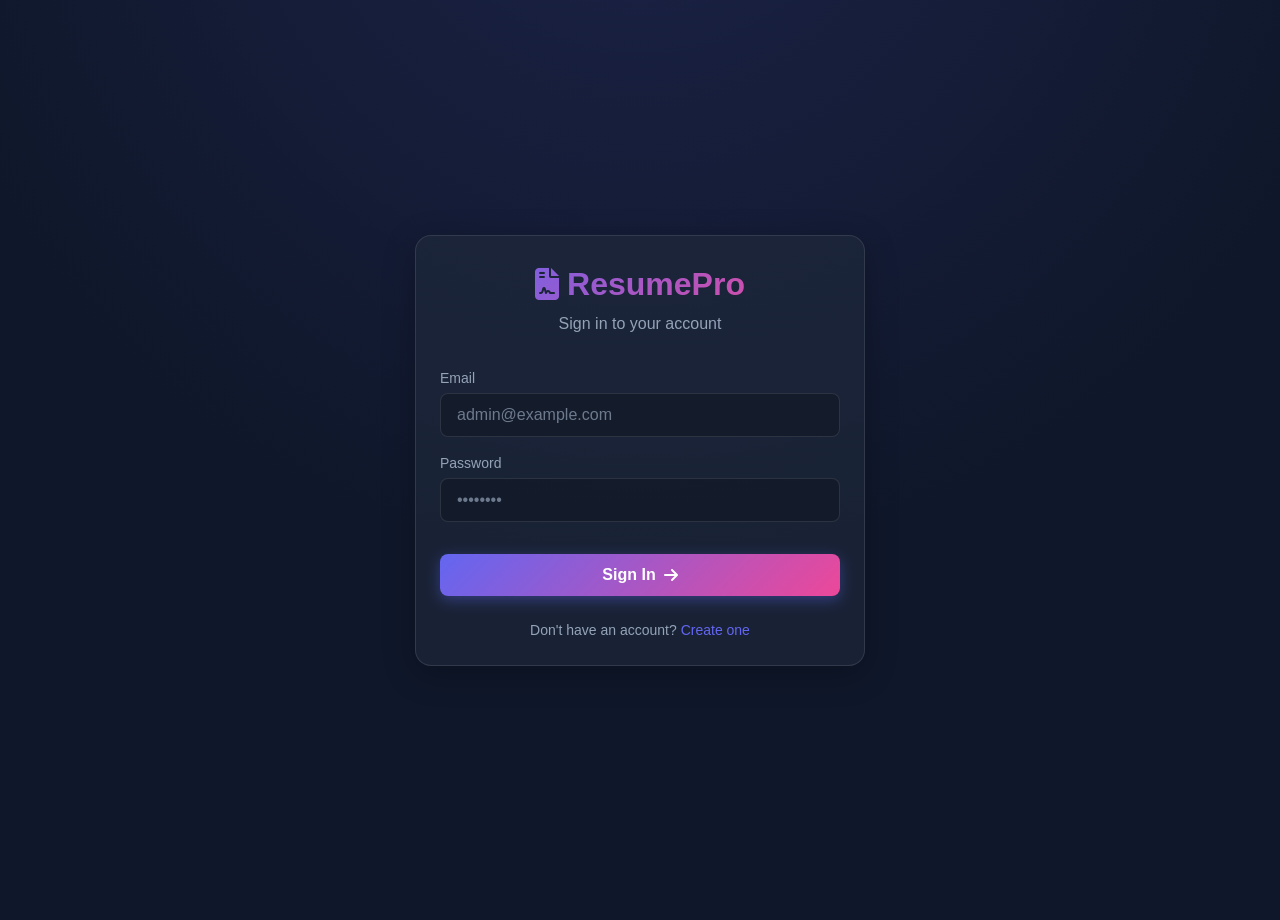
<file: Frontend/index.html>
<!DOCTYPE html>
<html lang="en" data-theme="dark">
<head>
    <meta charset="UTF-8">
    <meta name="viewport" content="width=device-width, initial-scale=1.0">
    <title>Login - Premium Resume Management</title>
    <link rel="stylesheet" href="css/style.css">
    <link rel="stylesheet" href="css/components.css">
    <!-- Load Font Awesome for Icons -->
    <link rel="stylesheet" href="https://cdnjs.cloudflare.com/ajax/libs/font-awesome/6.4.0/css/all.min.css">
</head>
<body>
    <div class="auth-container animate-fade-in-up">
        <div class="glass-card" style="width: 100%; max-width: 450px;">
            <div style="text-align: center; margin-bottom: var(--spacing-xl);">
                <div class="logo justify-center" style="font-size: 2rem; margin-bottom: var(--spacing-xs);">
                    <i class="fa-solid fa-file-contract"></i> ResumePro
                </div>
                <p style="color: var(--text-secondary);">Sign in to your account</p>
            </div>

            <form id="loginForm">
                <div class="form-group">
                    <label class="form-label" for="email">Email</label>
                    <input type="email" id="email" class="form-control" placeholder="admin@example.com" required>
                </div>
                
                <div class="form-group" style="margin-bottom: var(--spacing-xl);">
                    <label class="form-label" for="password">Password</label>
                    <input type="password" id="password" class="form-control" placeholder="••••••••" required>
                </div>

                <button type="submit" class="btn btn-primary" style="width: 100%;">
                    <span>Sign In</span>
                    <i class="fa-solid fa-arrow-right"></i>
                </button>
            </form>

            <div style="text-align: center; margin-top: var(--spacing-lg); color: var(--text-secondary); font-size: 0.875rem;">
                Don't have an account? <a href="register.html" style="color: var(--primary-color); text-decoration: none; font-weight: 500;">Create one</a>
            </div>
        </div>
    </div>

    <!-- UI Overlay for loader -->
    <div class="loader-overlay" id="globalLoader">
        <div class="spinner"></div>
    </div>

    <div class="toast-container" id="toastContainer"></div>

    <!-- Scripts -->
    <script src="js/config.js"></script>
    <script src="js/ui.js"></script>
    <script src="js/api.js"></script>
    <script src="js/auth.js"></script>
</body>
</html>
</file>
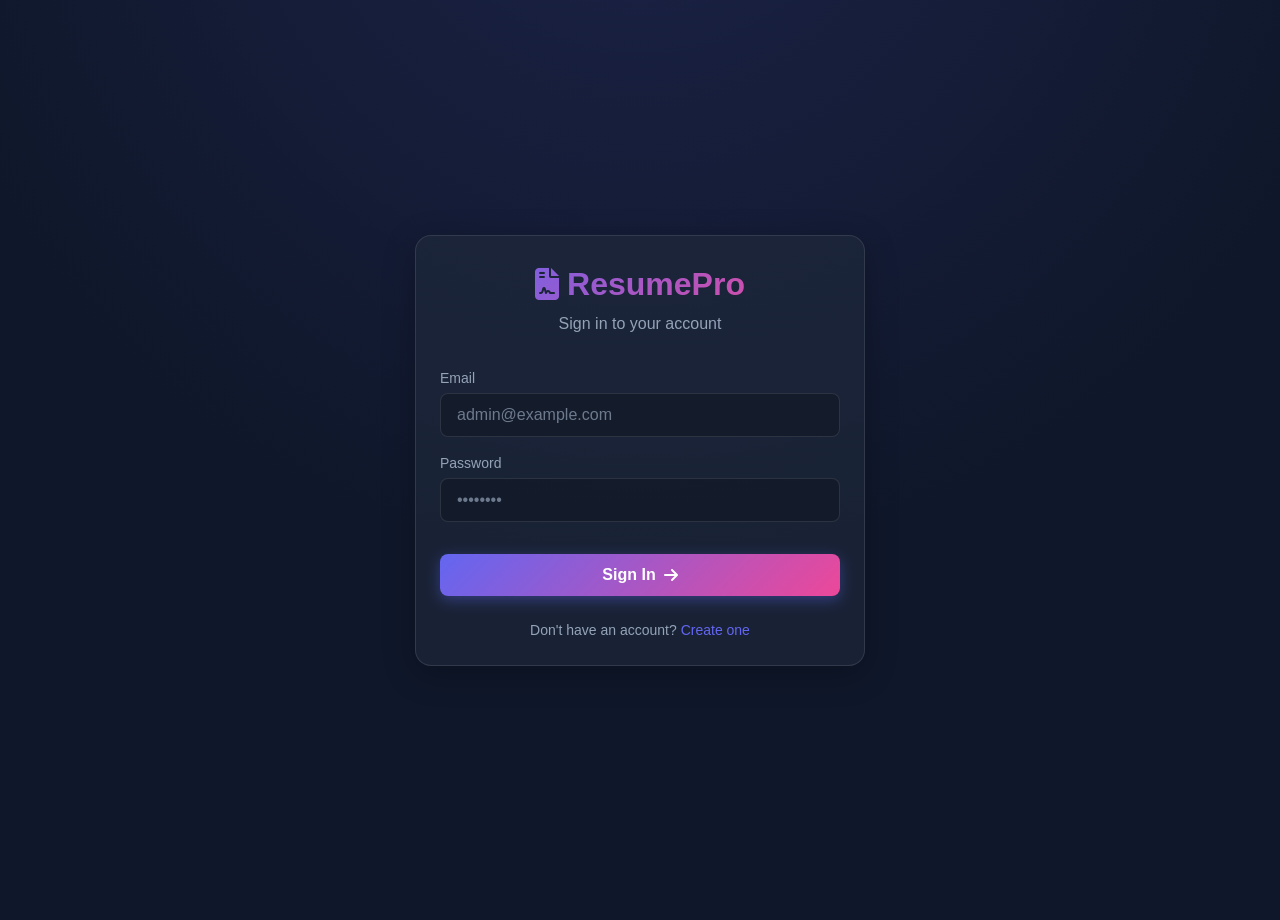
<file: Frontend/dashboard.html>
<!DOCTYPE html>
<html lang="en" data-theme="dark">
<head>
    <meta charset="UTF-8">
    <meta name="viewport" content="width=device-width, initial-scale=1.0">
    <title>Dashboard - Premium Resume Management</title>
    <link rel="stylesheet" href="css/style.css">
    <link rel="stylesheet" href="css/components.css">
    <link rel="stylesheet" href="https://cdnjs.cloudflare.com/ajax/libs/font-awesome/6.4.0/css/all.min.css">
</head>
<body>
    <!-- Navigation -->
    <nav class="navbar">
        <div class="container navbar-container">
            <a href="dashboard.html" class="logo">
                <i class="fa-solid fa-file-contract"></i> ResumePro
            </a>
            <div class="nav-links">
                <a href="dashboard.html" class="nav-link active">Dashboard</a>
                <a href="resumes.html" class="nav-link">All Resumes</a>
                <a href="upload.html" class="nav-link">Upload</a>
                <button class="theme-toggle" id="themeToggle" title="Toggle Theme">
                    <i class="fa-solid fa-moon"></i>
                </button>
                <button class="btn btn-secondary" id="logoutBtn" style="padding: 0.5rem 1rem;">
                    <i class="fa-solid fa-right-from-bracket"></i> Logout
                </button>
            </div>
        </div>
    </nav>

    <!-- Main Content -->
    <main class="main-content container animate-fade-in-up">
        <div class="flex justify-between items-center" style="margin-bottom: var(--spacing-xl);">
            <div>
                <h1 style="font-size: 2rem; margin-bottom: var(--spacing-xs);">Welcome Back</h1>
                <p style="color: var(--text-secondary);">Here's an overview of your uploaded resumes.</p>
            </div>
            <a href="upload.html" class="btn btn-primary">
                <i class="fa-solid fa-cloud-arrow-up"></i> Upload Resume
            </a>
        </div>

        <!-- Bento Grid for Stats -->
        <div class="bento-grid" style="margin-bottom: var(--spacing-2xl);">
            <div class="glass-card bento-item">
                <div style="color: var(--primary-color); font-size: 2rem; margin-bottom: var(--spacing-sm);">
                    <i class="fa-solid fa-users"></i>
                </div>
                <h3 style="color: var(--text-secondary); font-size: 1rem; font-weight: 500;">Total Resumes</h3>
                <div style="font-size: 2.5rem; font-weight: 700; margin-top: var(--spacing-xs);" id="totalResumesCount">
                    0
                </div>
            </div>

            <div class="glass-card bento-item" style="background: var(--gradient-primary); color: white;">
                <div style="font-size: 2rem; margin-bottom: var(--spacing-sm);">
                    <i class="fa-solid fa-bolt"></i>
                </div>
                <h3 style="font-size: 1rem; font-weight: 500; opacity: 0.9;">Quick Actions</h3>
                <div style="margin-top: var(--spacing-md); display: flex; gap: var(--spacing-sm);">
                    <a href="upload.html" class="btn" style="background: rgba(255,255,255,0.2); color: white; border: 1px solid rgba(255,255,255,0.3);">
                        <i class="fa-solid fa-plus"></i> New
                    </a>
                    <a href="resumes.html" class="btn" style="background: rgba(255,255,255,0.2); color: white; border: 1px solid rgba(255,255,255,0.3);">
                        <i class="fa-solid fa-magnifying-glass"></i> Search
                    </a>
                </div>
            </div>
        </div>

        <!-- Recent Resumes Section -->
        <div>
            <div class="flex justify-between items-center" style="margin-bottom: var(--spacing-lg);">
                <h2 style="font-size: 1.5rem;">Recently Uploaded</h2>
                <a href="resumes.html" style="color: var(--primary-color); text-decoration: none; font-weight: 500;">View All &rarr;</a>
            </div>
            
            <div class="bento-grid" id="recentResumesGrid">
                <!-- Skeleton loader placeholders -->
                <div class="glass-card skeleton" style="height: 200px;"></div>
                <div class="glass-card skeleton" style="height: 200px;"></div>
                <div class="glass-card skeleton" style="height: 200px;"></div>
            </div>
        </div>
    </main>

    <!-- Global Elements -->
    <div class="loader-overlay" id="globalLoader">
        <div class="spinner"></div>
    </div>
    <div class="toast-container" id="toastContainer"></div>

    <!-- Scripts -->
    <script src="js/config.js"></script>
    <script src="js/ui.js"></script>
    <script src="js/api.js"></script>
    <script src="js/dashboard.js"></script>
</body>
</html>
</file>
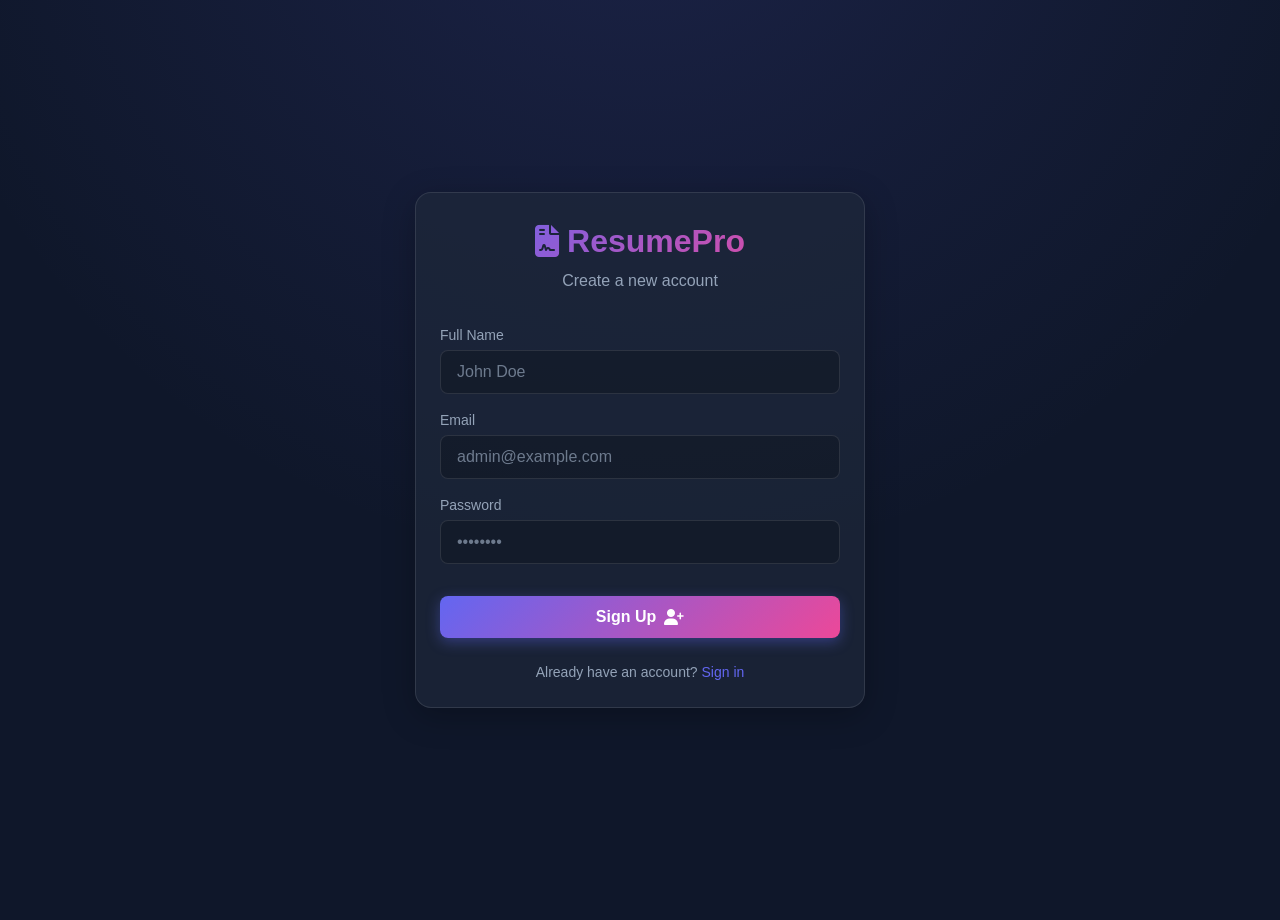
<file: Frontend/register.html>
<!DOCTYPE html>
<html lang="en" data-theme="dark">
<head>
    <meta charset="UTF-8">
    <meta name="viewport" content="width=device-width, initial-scale=1.0">
    <title>Register - Premium Resume Management</title>
    <link rel="stylesheet" href="css/style.css">
    <link rel="stylesheet" href="css/components.css">
    <link rel="stylesheet" href="https://cdnjs.cloudflare.com/ajax/libs/font-awesome/6.4.0/css/all.min.css">
</head>
<body>
    <div class="auth-container animate-fade-in-up">
        <div class="glass-card" style="width: 100%; max-width: 450px;">
            <div style="text-align: center; margin-bottom: var(--spacing-xl);">
                <div class="logo justify-center" style="font-size: 2rem; margin-bottom: var(--spacing-xs);">
                    <i class="fa-solid fa-file-contract"></i> ResumePro
                </div>
                <p style="color: var(--text-secondary);">Create a new account</p>
            </div>

            <form id="registerForm">
                <div class="form-group">
                    <label class="form-label" for="name">Full Name</label>
                    <input type="text" id="name" class="form-control" placeholder="John Doe" required>
                </div>

                <div class="form-group">
                    <label class="form-label" for="email">Email</label>
                    <input type="email" id="email" class="form-control" placeholder="admin@example.com" required>
                </div>
                
                <div class="form-group" style="margin-bottom: var(--spacing-xl);">
                    <label class="form-label" for="password">Password</label>
                    <input type="password" id="password" class="form-control" placeholder="••••••••" required>
                </div>

                <button type="submit" class="btn btn-primary" style="width: 100%;">
                    <span>Sign Up</span>
                    <i class="fa-solid fa-user-plus"></i>
                </button>
            </form>

            <div style="text-align: center; margin-top: var(--spacing-lg); color: var(--text-secondary); font-size: 0.875rem;">
                Already have an account? <a href="index.html" style="color: var(--primary-color); text-decoration: none; font-weight: 500;">Sign in</a>
            </div>
        </div>
    </div>

    <!-- UI Overlay for loader -->
    <div class="loader-overlay" id="globalLoader">
        <div class="spinner"></div>
    </div>

    <div class="toast-container" id="toastContainer"></div>

    <!-- Scripts -->
    <script src="js/config.js"></script>
    <script src="js/ui.js"></script>
    <script src="js/api.js"></script>
    <script src="js/auth.js"></script>
</body>
</html>
</file>
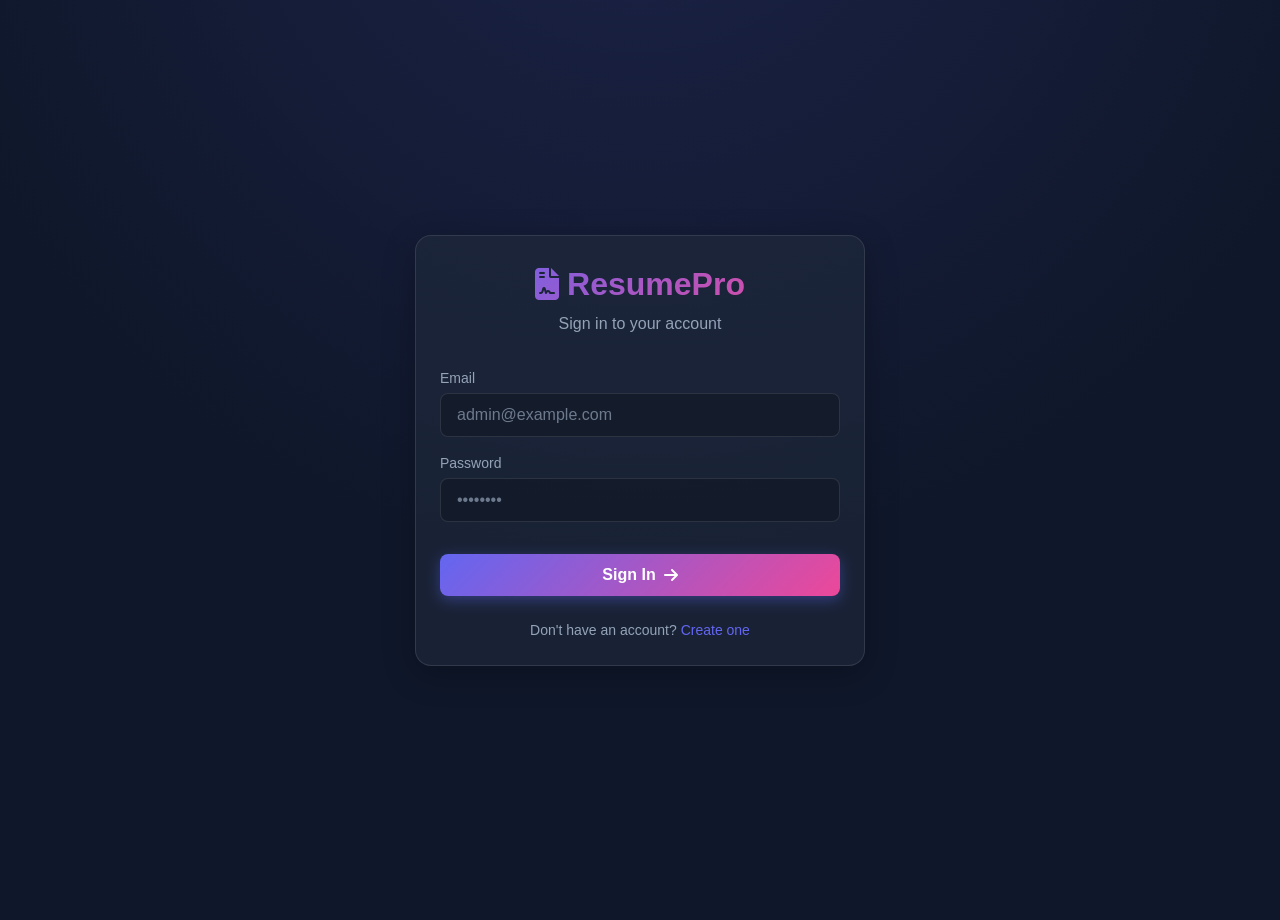
<file: Frontend/resumes.html>
<!DOCTYPE html>
<html lang="en" data-theme="dark">
<head>
    <meta charset="UTF-8">
    <meta name="viewport" content="width=device-width, initial-scale=1.0">
    <title>All Resumes - Premium Resume Management</title>
    <link rel="stylesheet" href="css/style.css">
    <link rel="stylesheet" href="css/components.css">
    <link rel="stylesheet" href="https://cdnjs.cloudflare.com/ajax/libs/font-awesome/6.4.0/css/all.min.css">
    <style>
        .search-bar {
            background: var(--surface-color);
            border: 1px solid var(--border-color);
            border-radius: var(--radius-xl);
            padding: 0.5rem 1.5rem;
            display: flex;
            align-items: center;
            gap: var(--spacing-sm);
            width: 100%;
            max-width: 500px;
        }
        
        .search-bar input {
            background: transparent;
            border: none;
            color: var(--text-primary);
            width: 100%;
            font-size: 1rem;
        }
        
        .search-bar input:focus {
            outline: none;
        }

        .resume-card {
            display: flex;
            flex-direction: column;
            gap: var(--spacing-sm);
        }

        .resume-card-header {
            display: flex;
            justify-content: space-between;
            align-items: flex-start;
        }

        .resume-avatar {
            width: 48px;
            height: 48px;
            border-radius: 50%;
            background: var(--gradient-primary);
            display: flex;
            align-items: center;
            justify-content: center;
            font-size: 1.25rem;
            color: white;
            font-weight: bold;
        }

        .skills-container {
            display: flex;
            flex-wrap: wrap;
            gap: var(--spacing-xs);
            margin: var(--spacing-sm) 0;
        }
    </style>
</head>
<body>
    <!-- Navigation -->
    <nav class="navbar">
        <div class="container navbar-container">
            <a href="dashboard.html" class="logo">
                <i class="fa-solid fa-file-contract"></i> ResumePro
            </a>
            <div class="nav-links">
                <a href="dashboard.html" class="nav-link">Dashboard</a>
                <a href="resumes.html" class="nav-link active">All Resumes</a>
                <a href="upload.html" class="nav-link">Upload</a>
                <button class="theme-toggle" id="themeToggle" title="Toggle Theme">
                    <i class="fa-solid fa-moon"></i>
                </button>
                <button class="btn btn-secondary" id="logoutBtn" style="padding: 0.5rem 1rem;">
                    <i class="fa-solid fa-right-from-bracket"></i> Logout
                </button>
            </div>
        </div>
    </nav>

    <!-- Main Content -->
    <main class="main-content container animate-fade-in-up">
        <div class="flex justify-between items-center" style="margin-bottom: var(--spacing-xl); flex-wrap: wrap; gap: var(--spacing-md);">
            <div>
                <h1 style="font-size: 2.5rem; margin-bottom: var(--spacing-xs);">All Resumes</h1>
                <p style="color: var(--text-secondary);">Manage and view all uploaded candidate resumes.</p>
            </div>
            
            <div class="search-bar">
                <i class="fa-solid fa-magnifying-glass" style="color: var(--text-secondary);"></i>
                <input type="text" id="searchInput" placeholder="Search by name...">
                <select id="searchType" style="background: transparent; border: none; color: var(--text-primary); border-left: 1px solid var(--border-color); padding-left: var(--spacing-sm); cursor: pointer;">
                    <option value="name">Name</option>
                    <option value="skills">Skills</option>
                </select>
            </div>
        </div>

        <div class="bento-grid" id="resumesGrid">
            <!-- Skeleton loaders -->
            <div class="glass-card skeleton" style="height: 250px;"></div>
            <div class="glass-card skeleton" style="height: 250px;"></div>
            <div class="glass-card skeleton" style="height: 250px;"></div>
            <div class="glass-card skeleton" style="height: 250px;"></div>
        </div>

        <div id="emptyState" style="display: none; text-align: center; padding: var(--spacing-2xl) 0;">
            <div style="font-size: 4rem; color: var(--text-secondary); margin-bottom: var(--spacing-md); opacity: 0.5;">
                <i class="fa-solid fa-folder-open"></i>
            </div>
            <h2 style="margin-bottom: var(--spacing-sm);">No Resumes Found</h2>
            <p style="color: var(--text-secondary); margin-bottom: var(--spacing-lg);">Try adjusting your search or upload a new resume.</p>
            <a href="upload.html" class="btn btn-primary">Upload Resume</a>
        </div>
    </main>

    <!-- Global Elements -->
    <div class="loader-overlay" id="globalLoader">
        <div class="spinner"></div>
    </div>
    <div class="toast-container" id="toastContainer"></div>

    <!-- Scripts -->
    <script src="js/config.js"></script>
    <script src="js/ui.js"></script>
    <script src="js/api.js"></script>
    <script src="js/resumes.js"></script>
</body>
</html>
</file>
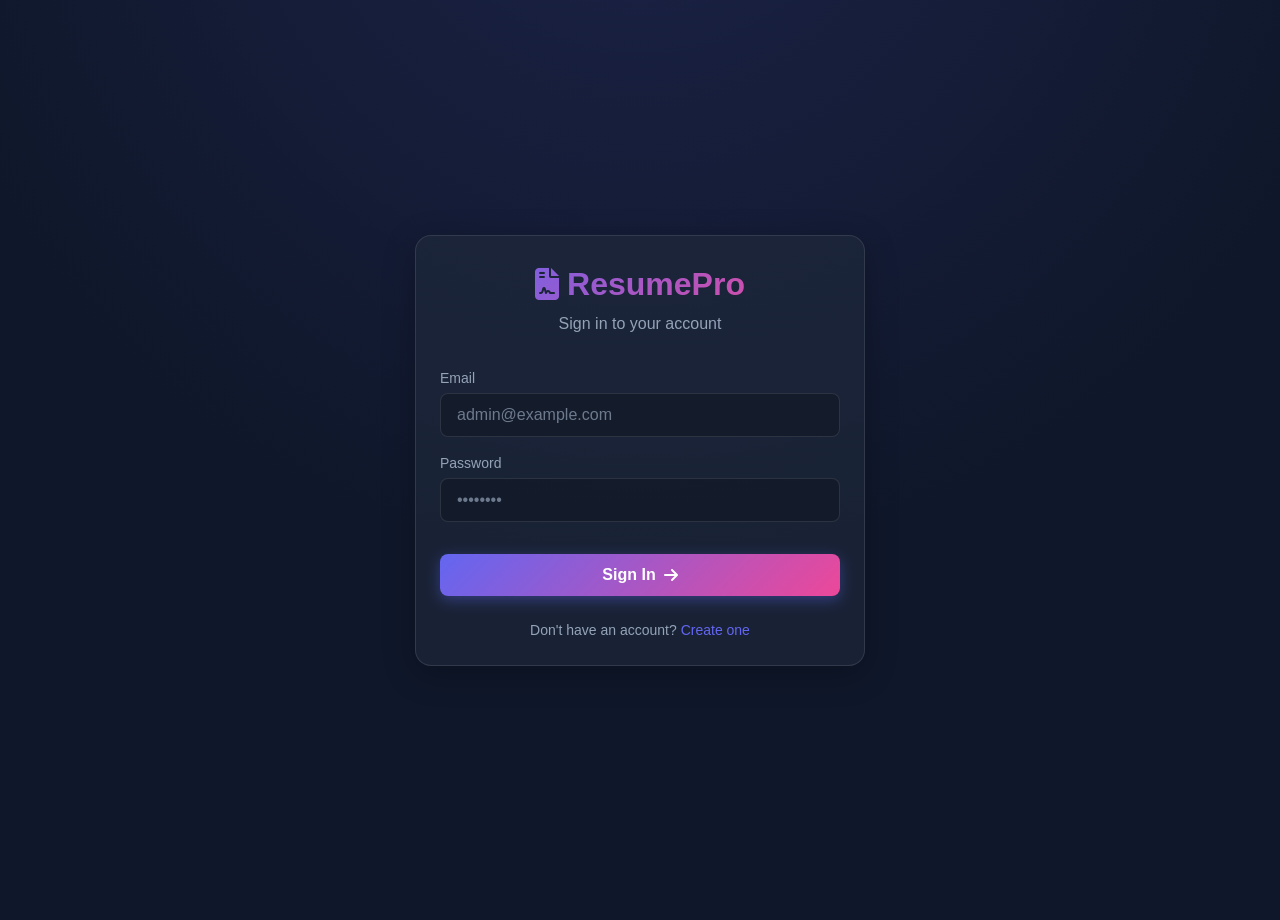
<file: Frontend/upload.html>
<!DOCTYPE html>
<html lang="en" data-theme="dark">
<head>
    <meta charset="UTF-8">
    <meta name="viewport" content="width=device-width, initial-scale=1.0">
    <title>Upload Resume - Premium Resume Management</title>
    <link rel="stylesheet" href="css/style.css">
    <link rel="stylesheet" href="css/components.css">
    <link rel="stylesheet" href="https://cdnjs.cloudflare.com/ajax/libs/font-awesome/6.4.0/css/all.min.css">
</head>
<body>
    <!-- Navigation -->
    <nav class="navbar">
        <div class="container navbar-container">
            <a href="dashboard.html" class="logo">
                <i class="fa-solid fa-file-contract"></i> ResumePro
            </a>
            <div class="nav-links">
                <a href="dashboard.html" class="nav-link">Dashboard</a>
                <a href="resumes.html" class="nav-link">All Resumes</a>
                <a href="upload.html" class="nav-link active">Upload</a>
                <button class="theme-toggle" id="themeToggle" title="Toggle Theme">
                    <i class="fa-solid fa-moon"></i>
                </button>
                <button class="btn btn-secondary" id="logoutBtn" style="padding: 0.5rem 1rem;">
                    <i class="fa-solid fa-right-from-bracket"></i> Logout
                </button>
            </div>
        </div>
    </nav>

    <!-- Main Content -->
    <main class="main-content container animate-fade-in-up">
        <div style="max-width: 800px; margin: 0 auto;">
            <div style="margin-bottom: var(--spacing-xl); text-align: center;">
                <h1 style="font-size: 2.5rem; margin-bottom: var(--spacing-sm);">Upload Resume</h1>
                <p style="color: var(--text-secondary);">Add a new candidate's resume to your database.</p>
            </div>

            <div class="glass-card">
                <form id="uploadForm">
                    <div class="bento-grid" style="grid-template-columns: 1fr 1fr; margin-bottom: var(--spacing-lg);">
                        <div class="form-group">
                            <label class="form-label" for="name">Candidate Name</label>
                            <input type="text" id="name" class="form-control" placeholder="Jane Smith" required>
                        </div>
                        <div class="form-group">
                            <label class="form-label" for="phone">Phone Number</label>
                            <input type="tel" id="phone" class="form-control" placeholder="+1 (555) 123-4567" required>
                        </div>
                    </div>

                    <div class="form-group" style="margin-bottom: var(--spacing-lg);">
                        <label class="form-label" for="skills">Skills (Comma separated)</label>
                        <input type="text" id="skills" class="form-control" placeholder="JavaScript, React, Node.js" required>
                    </div>

                    <div class="form-group" style="margin-bottom: var(--spacing-xl);">
                        <label class="form-label">Resume File (PDF)</label>
                        <div class="file-drop-area" id="dropArea">
                            <input type="file" id="file" accept="application/pdf" required>
                            <i class="fa-solid fa-cloud-arrow-up upload-icon"></i>
                            <h3 style="margin-bottom: var(--spacing-xs);">Drag & Drop your PDF here</h3>
                            <p style="color: var(--text-secondary); font-size: 0.875rem;">or click to browse from your computer</p>
                            
                            <div id="filePreview" style="display: none; margin-top: var(--spacing-md); padding: var(--spacing-sm); background: var(--surface-color); border-radius: var(--radius-md); border: 1px solid var(--border-color);">
                                <div class="flex items-center justify-center gap-sm">
                                    <i class="fa-solid fa-file-pdf" style="color: #ef4444; font-size: 1.5rem;"></i>
                                    <span id="fileNameDisplay" style="font-weight: 500;">filename.pdf</span>
                                    <span id="fileSizeDisplay" style="color: var(--text-secondary); font-size: 0.875rem;">(2.5 MB)</span>
                                </div>
                            </div>
                        </div>
                    </div>

                    <div class="flex justify-end gap-md">
                        <button type="button" class="btn btn-secondary" onclick="window.history.back()">Cancel</button>
                        <button type="submit" class="btn btn-primary" id="submitBtn">
                            <span>Upload Resume</span>
                            <i class="fa-solid fa-check"></i>
                        </button>
                    </div>
                </form>
            </div>
        </div>
    </main>

    <!-- Global Elements -->
    <div class="loader-overlay" id="globalLoader">
        <div class="spinner"></div>
    </div>
    <div class="toast-container" id="toastContainer"></div>

    <!-- Scripts -->
    <script src="js/config.js"></script>
    <script src="js/ui.js"></script>
    <script src="js/api.js"></script>
    <script src="js/upload.js"></script>
</body>
</html>
</file>
<file: Frontend/css/style.css>
:root {
    /* Color Palette */
    --primary-color: #6366f1; /* Indigo */
    --primary-hover: #4f46e5;
    --secondary-color: #ec4899; /* Pink */
    --background-color: #0f172a; /* Slate 900 for premium dark look */
    --surface-color: rgba(30, 41, 59, 0.7); /* Slate 800 with opacity */
    --surface-hover: rgba(30, 41, 59, 0.9);
    --text-primary: #f8fafc;
    --text-secondary: #94a3b8;
    --border-color: rgba(255, 255, 255, 0.1);
    --shadow-color: rgba(0, 0, 0, 0.25);
    
    --success-color: #10b981;
    --error-color: #ef4444;
    --warning-color: #f59e0b;

    /* Gradients */
    --gradient-primary: linear-gradient(135deg, var(--primary-color), var(--secondary-color));
    --gradient-glow: radial-gradient(circle at 50% -20%, rgba(99, 102, 241, 0.15), transparent 60%);

    /* Fonts & Typography */
    --font-family: 'Inter', -apple-system, BlinkMacSystemFont, 'Segoe UI', Roboto, Helvetica, Arial, sans-serif;
    
    /* Spacing */
    --spacing-xs: 0.25rem;
    --spacing-sm: 0.5rem;
    --spacing-md: 1rem;
    --spacing-lg: 1.5rem;
    --spacing-xl: 2rem;
    --spacing-2xl: 3rem;

    /* Border Radius */
    --radius-sm: 0.375rem;
    --radius-md: 0.5rem;
    --radius-lg: 1rem;
    --radius-xl: 1.5rem;

    /* Transitions */
    --transition-fast: 0.15s ease-in-out;
    --transition-normal: 0.3s ease;
    --transition-slow: 0.5s ease;
}

[data-theme="light"] {
    --background-color: #f8fafc; /* Slate 50 */
    --surface-color: rgba(255, 255, 255, 0.8);
    --surface-hover: rgba(255, 255, 255, 1);
    --text-primary: #0f172a;
    --text-secondary: #475569;
    --border-color: rgba(0, 0, 0, 0.1);
    --shadow-color: rgba(0, 0, 0, 0.05);
    --gradient-glow: radial-gradient(circle at 50% -20%, rgba(99, 102, 241, 0.08), transparent 60%);
}

/* Reset & Base */
*, *::before, *::after {
    box-sizing: border-box;
    margin: 0;
    padding: 0;
}

html {
    font-size: 16px;
    scroll-behavior: smooth;
}

body {
    font-family: var(--font-family);
    background-color: var(--background-color);
    color: var(--text-primary);
    line-height: 1.5;
    min-height: 100vh;
    display: flex;
    flex-direction: column;
    overflow-x: hidden;
    position: relative;
    transition: background-color var(--transition-normal), color var(--transition-normal);
}

/* Aurora / Glow Background Effect */
body::before {
    content: '';
    position: absolute;
    top: 0;
    left: 0;
    width: 100%;
    height: 100%;
    background: var(--gradient-glow);
    z-index: -1;
    pointer-events: none;
}

/* Layout Utilities */
.container {
    width: 100%;
    max-width: 1200px;
    margin: 0 auto;
    padding: 0 var(--spacing-md);
}

.flex {
    display: flex;
}

.flex-col {
    flex-direction: column;
}

.items-center {
    align-items: center;
}

.justify-center {
    justify-content: center;
}

.justify-between {
    justify-content: space-between;
}

.gap-sm { gap: var(--spacing-sm); }
.gap-md { gap: var(--spacing-md); }
.gap-lg { gap: var(--spacing-lg); }

/* Main Content Area */
.main-content {
    flex: 1;
    padding: var(--spacing-xl) 0;
}

/* Header / Navigation */
.navbar {
    position: sticky;
    top: 0;
    width: 100%;
    background: var(--surface-color);
    backdrop-filter: blur(12px);
    -webkit-backdrop-filter: blur(12px);
    border-bottom: 1px solid var(--border-color);
    z-index: 100;
    padding: var(--spacing-md) 0;
    box-shadow: 0 4px 6px -1px var(--shadow-color);
}

.navbar-container {
    display: flex;
    justify-content: space-between;
    align-items: center;
}

.logo {
    font-size: 1.5rem;
    font-weight: 700;
    background: var(--gradient-primary);
    -webkit-background-clip: text;
    -webkit-text-fill-color: transparent;
    text-decoration: none;
    display: flex;
    align-items: center;
    gap: var(--spacing-sm);
}

.nav-links {
    display: flex;
    gap: var(--spacing-lg);
    align-items: center;
}

.nav-link {
    color: var(--text-secondary);
    text-decoration: none;
    font-weight: 500;
    transition: color var(--transition-fast);
    position: relative;
}

.nav-link:hover, .nav-link.active {
    color: var(--text-primary);
}

.nav-link.active::after {
    content: '';
    position: absolute;
    bottom: -4px;
    left: 0;
    width: 100%;
    height: 2px;
    background: var(--gradient-primary);
    border-radius: 2px;
}

.theme-toggle {
    background: none;
    border: none;
    color: var(--text-secondary);
    cursor: pointer;
    font-size: 1.25rem;
    transition: color var(--transition-fast);
}

.theme-toggle:hover {
    color: var(--text-primary);
}

/* Auth Pages Container */
.auth-container {
    min-height: 100vh;
    display: flex;
    align-items: center;
    justify-content: center;
    padding: var(--spacing-md);
}

/* Animations */
@keyframes fadeIn {
    from { opacity: 0; }
    to { opacity: 1; }
}

@keyframes fadeInUp {
    from { opacity: 0; transform: translateY(20px); }
    to { opacity: 1; transform: translateY(0); }
}

.animate-fade-in {
    animation: fadeIn 0.5s ease forwards;
}

.animate-fade-in-up {
    animation: fadeInUp 0.6s cubic-bezier(0.16, 1, 0.3, 1) forwards;
}
</file>
<file: Frontend/css/components.css>
/* Glassmorphism Cards */
.glass-card {
    background: var(--surface-color);
    backdrop-filter: blur(16px);
    -webkit-backdrop-filter: blur(16px);
    border: 1px solid var(--border-color);
    border-radius: var(--radius-lg);
    padding: var(--spacing-lg);
    box-shadow: 0 8px 32px 0 var(--shadow-color);
    transition: transform var(--transition-normal), box-shadow var(--transition-normal), background var(--transition-normal);
}

.glass-card:hover {
    transform: translateY(-4px);
    box-shadow: 0 12px 40px 0 var(--shadow-color);
    background: var(--surface-hover);
}

/* Forms & Inputs */
.form-group {
    margin-bottom: var(--spacing-md);
    position: relative;
}

.form-label {
    display: block;
    margin-bottom: var(--spacing-xs);
    font-size: 0.875rem;
    font-weight: 500;
    color: var(--text-secondary);
    transition: color var(--transition-fast);
}

.form-control {
    width: 100%;
    padding: 0.75rem 1rem;
    background: rgba(0, 0, 0, 0.2);
    border: 1px solid var(--border-color);
    border-radius: var(--radius-md);
    color: var(--text-primary);
    font-family: var(--font-family);
    font-size: 1rem;
    transition: all var(--transition-normal);
}

[data-theme="light"] .form-control {
    background: rgba(255, 255, 255, 0.5);
}

.form-control:focus {
    outline: none;
    border-color: var(--primary-color);
    box-shadow: 0 0 0 3px rgba(99, 102, 241, 0.2);
    background: rgba(0, 0, 0, 0.3);
}

[data-theme="light"] .form-control:focus {
    background: rgba(255, 255, 255, 0.8);
}

.form-control::placeholder {
    color: var(--text-secondary);
    opacity: 0.7;
}

/* File Upload Area */
.file-drop-area {
    border: 2px dashed var(--border-color);
    border-radius: var(--radius-lg);
    padding: var(--spacing-2xl) var(--spacing-lg);
    text-align: center;
    cursor: pointer;
    transition: all var(--transition-normal);
    background: rgba(0, 0, 0, 0.1);
    position: relative;
    overflow: hidden;
}

.file-drop-area:hover, .file-drop-area.dragover {
    border-color: var(--primary-color);
    background: rgba(99, 102, 241, 0.05);
}

.file-drop-area input[type="file"] {
    position: absolute;
    top: 0;
    left: 0;
    width: 100%;
    height: 100%;
    opacity: 0;
    cursor: pointer;
}

.upload-icon {
    font-size: 3rem;
    color: var(--primary-color);
    margin-bottom: var(--spacing-md);
}

/* Buttons */
.btn {
    display: inline-flex;
    align-items: center;
    justify-content: center;
    padding: 0.75rem 1.5rem;
    border-radius: var(--radius-md);
    font-weight: 600;
    font-size: 1rem;
    cursor: pointer;
    transition: all var(--transition-normal);
    border: none;
    gap: var(--spacing-sm);
    text-decoration: none;
}

.btn-primary {
    background: var(--gradient-primary);
    color: white;
    box-shadow: 0 4px 14px 0 rgba(99, 102, 241, 0.39);
}

.btn-primary:hover {
    transform: translateY(-2px);
    box-shadow: 0 6px 20px rgba(99, 102, 241, 0.5);
}

.btn-primary:active {
    transform: translateY(0);
}

.btn-secondary {
    background: rgba(255, 255, 255, 0.1);
    color: var(--text-primary);
    border: 1px solid var(--border-color);
}

.btn-secondary:hover {
    background: rgba(255, 255, 255, 0.2);
}

[data-theme="light"] .btn-secondary {
    background: rgba(0, 0, 0, 0.05);
}
[data-theme="light"] .btn-secondary:hover {
    background: rgba(0, 0, 0, 0.1);
}

.btn-danger {
    background: rgba(239, 68, 68, 0.1);
    color: var(--error-color);
    border: 1px solid rgba(239, 68, 68, 0.3);
}

.btn-danger:hover {
    background: var(--error-color);
    color: white;
}

.btn-icon {
    padding: 0.5rem;
    border-radius: 50%;
    display: flex;
    align-items: center;
    justify-content: center;
    background: transparent;
    color: var(--text-secondary);
    border: none;
    cursor: pointer;
    transition: all var(--transition-fast);
}

.btn-icon:hover {
    background: rgba(255, 255, 255, 0.1);
    color: var(--text-primary);
}

/* Toast Notifications */
.toast-container {
    position: fixed;
    bottom: var(--spacing-xl);
    right: var(--spacing-xl);
    z-index: 1000;
    display: flex;
    flex-direction: column;
    gap: var(--spacing-sm);
}

.toast {
    padding: var(--spacing-md) var(--spacing-lg);
    border-radius: var(--radius-md);
    background: var(--surface-color);
    color: var(--text-primary);
    box-shadow: 0 10px 25px -5px var(--shadow-color);
    border-left: 4px solid var(--primary-color);
    display: flex;
    align-items: center;
    gap: var(--spacing-md);
    transform: translateX(120%);
    transition: transform 0.4s cubic-bezier(0.68, -0.55, 0.265, 1.55);
}

.toast.show {
    transform: translateX(0);
}

.toast.success { border-left-color: var(--success-color); }
.toast.error { border-left-color: var(--error-color); }

/* Loader */
.loader-overlay {
    position: fixed;
    top: 0;
    left: 0;
    width: 100%;
    height: 100%;
    background: rgba(15, 23, 42, 0.8);
    backdrop-filter: blur(4px);
    display: flex;
    flex-direction: column;
    align-items: center;
    justify-content: center;
    z-index: 9999;
    opacity: 0;
    pointer-events: none;
    transition: opacity var(--transition-normal);
}

[data-theme="light"] .loader-overlay {
    background: rgba(248, 250, 252, 0.8);
}

.loader-overlay.active {
    opacity: 1;
    pointer-events: auto;
}

.spinner {
    width: 50px;
    height: 50px;
    border: 3px solid rgba(99, 102, 241, 0.3);
    border-radius: 50%;
    border-top-color: var(--primary-color);
    animation: spin 1s ease-in-out infinite;
}

@keyframes spin {
    to { transform: rotate(360deg); }
}

/* Skeleton Loading */
.skeleton {
    background: linear-gradient(90deg, rgba(255,255,255,0.05) 25%, rgba(255,255,255,0.1) 50%, rgba(255,255,255,0.05) 75%);
    background-size: 400% 100%;
    animation: skeleton-loading 1.5s infinite;
    border-radius: var(--radius-sm);
}

[data-theme="light"] .skeleton {
    background: linear-gradient(90deg, rgba(0,0,0,0.05) 25%, rgba(0,0,0,0.1) 50%, rgba(0,0,0,0.05) 75%);
    background-size: 400% 100%;
}

@keyframes skeleton-loading {
    0% { background-position: 100% 50%; }
    100% { background-position: 0 50%; }
}

/* Bento Grid */
.bento-grid {
    display: grid;
    grid-template-columns: repeat(auto-fit, minmax(300px, 1fr));
    gap: var(--spacing-lg);
}

.bento-item {
    display: flex;
    flex-direction: column;
}

/* Badges */
.badge {
    display: inline-block;
    padding: 0.25rem 0.75rem;
    border-radius: 9999px;
    font-size: 0.75rem;
    font-weight: 600;
    background: rgba(99, 102, 241, 0.2);
    color: var(--primary-color);
}
</file>
